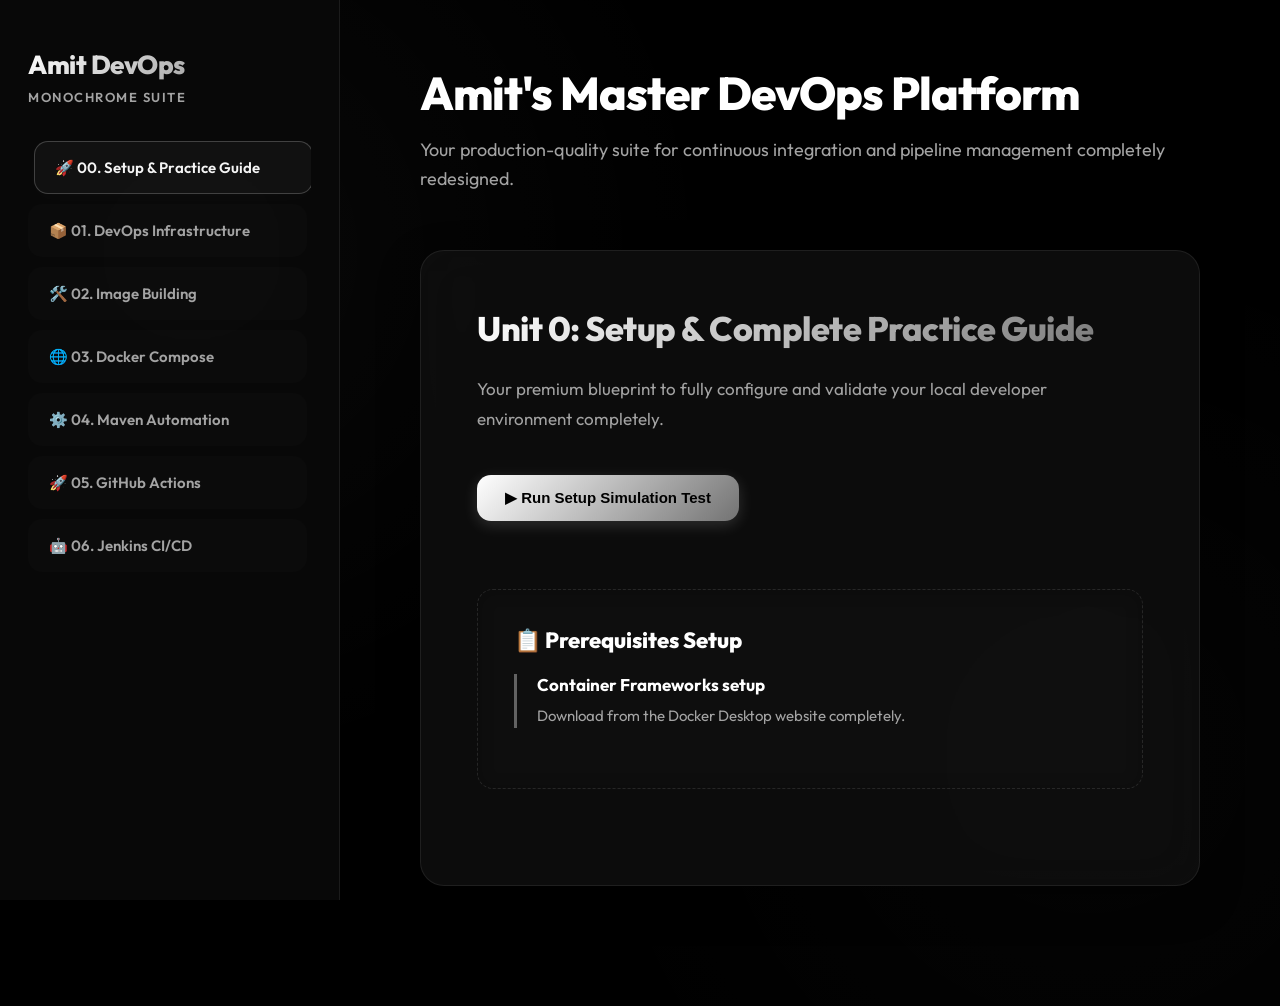
<file: index.html>
<!DOCTYPE html>
<html lang="en">
<head>
    <meta charset="UTF-8">
    <meta name="viewport" content="width=device-width, initial-scale=1.0">
    <title>Amit's Advanced DevOps Masterclass & Animated Laboratory</title>
    <link href="https://fonts.googleapis.com/css2?family=Outfit:wght@300;400;600;800&family=JetBrains+Mono:wght@400;700&display=swap" rel="stylesheet">
    <style>
        :root {
            --bg-color: #000000;
            --sidebar-bg: rgba(10, 10, 10, 0.85);
            --panel-bg: rgba(18, 18, 18, 0.7);
            --accent: #ffffff;
            --accent-gradient: linear-gradient(135deg, #ffffff 0%, #737373 100%);
            --text-main: #f5f5f5;
            --text-muted: #a3a3a3;
            --border-color: rgba(255, 255, 255, 0.08);
            --card-bg: rgba(255, 255, 255, 0.01);
            --terminal-bg: #0d0d0d;
        }

        * {
            box-sizing: border-box;
            margin: 0;
            padding: 0;
        }

        body {
            font-family: 'Outfit', sans-serif;
            background: var(--bg-color);
            color: var(--text-main);
            display: flex;
            min-height: 100vh;
            overflow-x: hidden;
            position: relative;
        }

        body::before {
            content: "";
            position: absolute;
            top: 0; left: 0; right: 0; bottom: 0;
            background: radial-gradient(circle at 15% 25%, rgba(255, 255, 255, 0.03) 0%, transparent 40%),
                        radial-gradient(circle at 85% 75%, rgba(255, 255, 255, 0.02) 0%, transparent 40%);
            z-index: -1;
            animation: pulseBg 10s ease-in-out infinite alternate;
        }

        @keyframes pulseBg {
            0% { transform: scale(1); }
            100% { transform: scale(1.04); }
        }

        ::-webkit-scrollbar {
            width: 5px;
            height: 5px;
        }
        ::-webkit-scrollbar-track {
            background: transparent;
        }
        ::-webkit-scrollbar-thumb {
            background: rgba(255, 255, 255, 0.12);
            border-radius: 10px;
        }

        .sidebar {
            width: 340px;
            background: var(--sidebar-bg);
            backdrop-filter: blur(20px);
            border-right: 1px solid var(--border-color);
            height: 100vh;
            position: fixed;
            left: 0;
            top: 0;
            padding: 48px 28px;
            display: flex;
            flex-direction: column;
            gap: 36px;
            z-index: 100;
        }

        .sidebar-brand {
            display: flex;
            flex-direction: column;
            gap: 8px;
        }

        .sidebar-brand h1 {
            font-size: 26px;
            font-weight: 800;
            background: var(--accent-gradient);
            -webkit-background-clip: text;
            background-clip: text;
            -webkit-text-fill-color: transparent;
            letter-spacing: -0.5px;
        }

        .sidebar-brand span {
            font-size: 13px;
            color: var(--text-muted);
            text-transform: uppercase;
            letter-spacing: 1.5px;
            font-weight: 600;
        }

        .nav-list {
            list-style: none;
            display: flex;
            flex-direction: column;
            gap: 10px;
            overflow-y: auto;
            flex: 1;
            padding-right: 4px;
        }

        .nav-item a {
            display: flex;
            align-items: center;
            gap: 16px;
            padding: 16px 20px;
            color: var(--text-muted);
            text-decoration: none;
            border-radius: 14px;
            font-size: 15px;
            font-weight: 600;
            transition: all 0.4s cubic-bezier(0.4, 0, 0.2, 1);
            border: 1px solid transparent;
            background: rgba(255, 255, 255, 0.01);
        }

        .nav-item a:hover, .nav-item.active a {
            background: rgba(255, 255, 255, 0.04);
            color: var(--text-main);
            border-color: rgba(255, 255, 255, 0.2);
            transform: translateX(6px);
            box-shadow: 0 4px 20px rgba(255, 255, 255, 0.02);
        }

        .main-content {
            margin-left: 340px;
            padding: 64px 80px;
            width: calc(100% - 340px);
            max-width: 1250px;
        }

        .header-section {
            margin-bottom: 56px;
            animation: fadeIn 0.8s ease;
        }

        .header-section h2 {
            font-size: 46px;
            font-weight: 800;
            letter-spacing: -1px;
            margin-bottom: 14px;
            color: #ffffff;
        }

        .header-section p {
            font-size: 18px;
            color: var(--text-muted);
            line-height: 1.6;
        }

        .unit-section {
            background: var(--panel-bg);
            backdrop-filter: blur(24px);
            border: 1px solid var(--border-color);
            border-radius: 24px;
            padding: 56px;
            margin-bottom: 56px;
            display: none;
            animation: slideUp 0.6s cubic-bezier(0.4, 0, 0.2, 1);
            box-shadow: 0 15px 40px rgba(0, 0, 0, 0.4);
        }

        .unit-section.active {
            display: block;
        }

        .unit-title {
            font-size: 34px;
            font-weight: 800;
            background: var(--accent-gradient);
            -webkit-background-clip: text;
            background-clip: text;
            -webkit-text-fill-color: transparent;
            margin-bottom: 24px;
            letter-spacing: -0.5px;
        }

        .unit-intro {
            color: var(--text-muted);
            font-size: 17px;
            line-height: 1.8;
            margin-bottom: 40px;
        }

        .manual-section {
            background: rgba(255, 255, 255, 0.01);
            border: 1px dashed rgba(255, 255, 255, 0.1);
            border-radius: 16px;
            padding: 36px;
            margin: 40px 0;
            box-shadow: inset 0 1px 15px rgba(0, 0, 0, 0.25);
        }

        .manual-section h5 {
            font-size: 22px;
            font-weight: 800;
            margin-bottom: 20px;
            color: #ffffff;
        }

        .manual-step {
            margin-bottom: 24px;
            border-left: 3px solid rgba(255, 255, 255, 0.35);
            padding-left: 20px;
        }

        .manual-step h6 {
            font-size: 17px;
            font-weight: 700;
            color: #ffffff;
            margin-bottom: 8px;
        }

        .manual-step p {
            font-size: 15px;
            color: var(--text-muted);
            line-height: 1.7;
        }

        .action-btn {
            display: inline-flex;
            align-items: center;
            gap: 12px;
            background: var(--accent-gradient);
            color: #000;
            font-weight: 800;
            font-size: 15px;
            padding: 14px 28px;
            border-radius: 14px;
            border: none;
            cursor: pointer;
            text-decoration: none;
            transition: all 0.3s cubic-bezier(0.4, 0, 0.2, 1);
            margin-bottom: 28px;
            box-shadow: 0 4px 15px rgba(255, 255, 255, 0.15);
        }

        .action-btn:hover {
            transform: scale(1.02) translateY(-3px);
            box-shadow: 0 10px 30px rgba(255, 255, 255, 0.3);
        }

        pre {
            background: #0d0d0d;
            border: 1px solid rgba(255, 255, 255, 0.05);
            border-radius: 14px;
            padding: 24px;
            overflow-x: auto;
            margin: 28px 0;
            font-family: 'JetBrains Mono', monospace;
            font-size: 14px;
            line-height: 1.7;
            color: #e5e5e5;
        }

        code {
            font-family: 'JetBrains Mono', monospace;
            background: rgba(255, 255, 255, 0.05);
            color: #ffffff;
            padding: 2px 8px;
            border-radius: 4px;
            font-size: 13.5px;
        }

        .terminal-container {
            display: none;
            background: var(--terminal-bg);
            border: 1px solid var(--border-color);
            border-radius: 16px;
            padding: 28px;
            margin: 28px 0;
            box-shadow: 0 25px 50px rgba(0,0,0,0.6);
            font-family: 'JetBrains Mono', monospace;
            color: #ffffff;
            min-height: 240px;
            animation: slideUp 0.4s ease;
            position: relative;
        }

        .terminal-container.active {
            display: block;
        }

        .terminal-header {
            display: flex;
            align-items: center;
            gap: 10px;
            margin-bottom: 18px;
            border-bottom: 1px solid rgba(255, 255, 255, 0.04);
            padding-bottom: 14px;
        }

        .terminal-dot { width: 14px; height: 14px; border-radius: 50%; }
        .terminal-red { background: #d4d4d4; }
        .terminal-yellow { background: #737373; }
        .terminal-green { background: #ffffff; }
        .terminal-title { color: #525252; font-size: 13px; margin-left: auto; text-transform: uppercase; font-weight: 700; }
        .terminal-body { line-height: 1.8; font-size: 14px; white-space: pre-wrap; color: #ffffff; }

        .image-gallery {
            display: grid;
            grid-template-columns: repeat(auto-fill, minmax(260px, 1fr));
            gap: 24px;
            margin-top: 40px;
        }

        .gallery-item {
            position: relative;
            border-radius: 16px;
            overflow: hidden;
            border: 1px solid rgba(255, 255, 255, 0.05);
            transition: all 0.4s cubic-bezier(0.4, 0, 0.2, 1);
            aspect-ratio: 16/9;
            background: rgba(0,0,0,0.3);
        }

        .gallery-item:hover {
            border-color: rgba(255, 255, 255, 0.4);
            transform: scale(1.03);
            box-shadow: 0 15px 35px rgba(255,255,255,0.06);
        }

        .gallery-item img {
            width: 100%;
            height: 100%;
            object-fit: cover;
            display: block;
        }

        .gallery-caption {
            position: absolute;
            bottom: 0;
            left: 0;
            right: 0;
            background: linear-gradient(transparent, rgba(0,0,0,0.95));
            color: #fff;
            font-size: 13px;
            padding: 12px 16px;
            font-weight: 600;
        }

        .details-box {
            background: rgba(255,255,255, 0.02);
            border-left: 4px solid #ffffff;
            padding: 24px;
            border-radius: 8px;
            margin: 28px 0;
            font-size: 15px;
            line-height: 1.7;
        }

        .details-box p {
            margin-bottom: 12px;
        }

        @keyframes fadeIn { from { opacity: 0; } to { opacity: 1; } }
        @keyframes slideUp { from { opacity: 0; transform: translateY(28px); } to { opacity: 1; transform: translateY(0); } }

        @media (max-width: 1024px) {
            body { flex-direction: column; }
            .sidebar { width: 100%; height: auto; position: relative; border-right: none; border-bottom: 1px solid var(--border-color); }
            .main-content { margin-left: 0; width: 100%; padding: 40px 24px; }
        }
    </style>
</head>
<body>

    <!-- SIDEBAR NAVIGATION -->
    <aside class="sidebar">
        <div class="sidebar-brand">
            <h1>Amit DevOps</h1>
            <span>Monochrome Suite</span>
        </div>
        <ul class="nav-list">
            <li class="nav-item active"><a href="#setup" onclick="switchUnit('setup')">🚀 00. Setup & Practice Guide</a></li>
            <li class="nav-item"><a href="#unit1" onclick="switchUnit('unit1')">📦 01. DevOps Infrastructure</a></li>
            <li class="nav-item"><a href="#unit2" onclick="switchUnit('unit2')">🛠️ 02. Image Building</a></li>
            <li class="nav-item"><a href="#unit3" onclick="switchUnit('unit3')">🌐 03. Docker Compose</a></li>
            <li class="nav-item"><a href="#unit4" onclick="switchUnit('unit4')">⚙️ 04. Maven Automation</a></li>
            <li class="nav-item"><a href="#unit5" onclick="switchUnit('unit5')">🚀 05. GitHub Actions</a></li>
            <li class="nav-item"><a href="#unit6" onclick="switchUnit('unit6')">🤖 06. Jenkins CI/CD</a></li>
        </ul>
    </aside>

    <!-- MAIN CONTENT AREA -->
    <main class="main-content">
        <div class="header-section">
            <h2>Amit's Master DevOps Platform</h2>
            <p>Your production-quality suite for continuous integration and pipeline management completely redesigned.</p>
        </div>

        <!-- UNIT 0: COMPLETE SETUP -->
        <section id="setup" class="unit-section active">
            <h3 class="unit-title">Unit 0: Setup & Complete Practice Guide</h3>
            <p class="unit-intro">Your premium blueprint to fully configure and validate your local developer environment completely.</p>

            <button class="action-btn" onclick="startSim('term-setup', 'setup')">▶ Run Setup Simulation Test</button>

            <div id="term-setup" class="terminal-container">
                <div class="terminal-header">
                    <div class="terminal-dot terminal-red"></div>
                    <div class="terminal-dot terminal-yellow"></div>
                    <div class="terminal-dot terminal-green"></div>
                    <span class="terminal-title">Simulation Console</span>
                </div>
                <div class="terminal-body" id="term-setup-txt"></div>
            </div>

            <div class="manual-section">
                <h5>📋 Prerequisites Setup</h5>
                <div class="manual-step">
                    <h6>Container Frameworks setup</h6>
                    <p>Download from the Docker Desktop website completely.</p>
                </div>
            </div>
        </section>

        <!-- UNIT 1: BASICS -->
        <section id="unit1" class="unit-section">
            <h3 class="unit-title">Unit I: Basics of DevOps Infrastructure</h3>
            <p class="unit-intro">Understand hypervisor abstraction, namespaces, cgroups, and isolated CLI controls completely.</p>

            <button class="action-btn" onclick="startSim('term1', 'u1')">▶ Run Terminal Simulation (Typewriter Animation)</button>

            <div id="term1" class="terminal-container">
                <div class="terminal-header">
                    <div class="terminal-dot terminal-red"></div>
                    <div class="terminal-dot terminal-yellow"></div>
                    <div class="terminal-dot terminal-green"></div>
                    <span class="terminal-title">Simulation Console</span>
                </div>
                <div class="terminal-body" id="term1-txt"></div>
            </div>

            <div class="details-box">
                <p><strong>Core Concepts & Theory:</strong></p>
                <p>Before containers, applications were deployed directly on physical hardware or Virtual Machines (VMs). Virtual Machines sit above hardware via hypervisor to run guest instances, incurring large CPU overhead. Containers provide operating-system-level virtualization, sharing a single host kernel while keeping individual files, environment variables, and processes completely isolated.</p>
                <p><strong>Process Isolation Mechanisms:</strong></p>
                <p>Linux utilizes Namespaces to handle complete logical isolation of processes, networking, and inter-process variables. Control groups (cgroups) manage complete physical hardware allocation and constraint boundaries across processing components.</p>
            </div>

            <h4>📋 Essential Command Pipeline</h4>
            <pre><code># Verify docker status
docker version

# Pull an image completely from Registry
docker pull nginx:latest

# Spin up detached web application
docker run -d -p 8080:80 --name amit_web_server nginx:latest

# List all active containers
docker ps</code></pre>

            <h4>📸 Visual Demonstrations (8 Images)</h4>
            <div class="image-gallery">
                <div class="gallery-item"><img src="./Unit_01_DevOps_and_Containers/amit_docker_cli.png"><div class="gallery-caption">CLI Core</div></div>
                <div class="gallery-item"><img src="./Unit_01_DevOps_and_Containers/amit_u1_p1.png"><div class="gallery-caption">Infrastructure Setup</div></div>
                <div class="gallery-item"><img src="./Unit_01_DevOps_and_Containers/amit_u1_p2.png"><div class="gallery-caption">Namespace Bounds</div></div>
                <div class="gallery-item"><img src="./Unit_01_DevOps_and_Containers/amit_u1_p3.png"><div class="gallery-caption">cgroups CPU Limits</div></div>
                <div class="gallery-item"><img src="./Unit_01_DevOps_and_Containers/amit_u1_p4.png"><div class="gallery-caption">Daemon Architecture</div></div>
                <div class="gallery-item"><img src="./Unit_01_DevOps_and_Containers/amit_u1_p5.png"><div class="gallery-caption">Pulling Layers</div></div>
                <div class="gallery-item"><img src="./Unit_01_DevOps_and_Containers/amit_u1_p6.png"><div class="gallery-caption">Container Statuses</div></div>
                <div class="gallery-item"><img src="./Unit_01_DevOps_and_Containers/amit_u1_p7.png"><div class="gallery-caption">Workspace Overview</div></div>
            </div>
        </section>

        <!-- UNIT 2: DOCKERFILE -->
        <section id="unit2" class="unit-section">
            <h3 class="unit-title">Unit II: Image Building & Container Management</h3>
            <p class="unit-intro">Optimize production builds with lean layering caches completely.</p>

            <button class="action-btn" onclick="startSim('term2', 'u2')">▶ Run Terminal Simulation (Typewriter Animation)</button>

            <div id="term2" class="terminal-container">
                <div class="terminal-header">
                    <div class="terminal-dot terminal-red"></div>
                    <div class="terminal-dot terminal-yellow"></div>
                    <div class="terminal-dot terminal-green"></div>
                    <span class="terminal-title">Simulation Console</span>
                </div>
                <div class="terminal-body" id="term2-txt"></div>
            </div>

            <div class="details-box">
                <p><strong>Image Layering & Copy-on-Write:</strong></p>
                <p>Images are immutable read-only sequence layers where each represents a specific Dockerfile step instruction. Copy-On-Write (CoW) copies required base assets up into the writeable top layer before making any modifications, optimizing file sizes.</p>
                <p><strong>Docker Storage Models:</strong></p>
                <p>Volume directories are completely managed and lifecycle-controlled by the container engine. Bind mounts bind external host folders directly into the processing environment.</p>
            </div>

            <h4>📝 Recommended Dockerfile & Workspace Layout</h4>
            <pre><code>FROM node:20-alpine
WORKDIR /usr/src/app
COPY package*.json ./
RUN npm ci --only=production
COPY . .
EXPOSE 3000
CMD ["node", "server.js"]</code></pre>

            <h4>📸 Visual Demonstrations (8 Images)</h4>
            <div class="image-gallery">
                <div class="gallery-item"><img src="./Unit_02_Image_Building/amit_docker_build.png"><div class="gallery-caption">Build Workflow</div></div>
                <div class="gallery-item"><img src="./Unit_02_Image_Building/amit_u2_p1.png"><div class="gallery-caption">Read-Only Layering</div></div>
                <div class="gallery-item"><img src="./Unit_02_Image_Building/amit_u2_p2.png"><div class="gallery-caption">Image Optimization</div></div>
                <div class="gallery-item"><img src="./Unit_02_Image_Building/amit_u2_p3.png"><div class="gallery-caption">Building Images</div></div>
                <div class="gallery-item"><img src="./Unit_02_Image_Building/amit_u2_p4.png"><div class="gallery-caption">Image Tagging</div></div>
                <div class="gallery-item"><img src="./Unit_02_Image_Building/amit_u2_p5.png"><div class="gallery-caption">Isolated Interfaces</div></div>
                <div class="gallery-item"><img src="./Unit_02_Image_Building/amit_u2_p6.png"><div class="gallery-caption">Persistent Volumes</div></div>
                <div class="gallery-item"><img src="./Unit_02_Image_Building/amit_u2_p7.png"><div class="gallery-caption">Pushing to Hub</div></div>
            </div>
        </section>

        <!-- UNIT 3 -->
        <section id="unit3" class="unit-section">
            <h3 class="unit-title">Unit III: Docker Compose & Microservices</h3>
            <p class="unit-intro">Coordinate microservice environments via unified YAML declarations completely.</p>

            <button class="action-btn" onclick="startSim('term3', 'u3')">▶ Run Terminal Simulation (Typewriter Animation)</button>

            <div id="term3" class="terminal-container">
                <div class="terminal-header">
                    <div class="terminal-dot terminal-red"></div>
                    <div class="terminal-dot terminal-yellow"></div>
                    <div class="terminal-dot terminal-green"></div>
                    <span class="terminal-title">Simulation Console</span>
                </div>
                <div class="terminal-body" id="term3-txt"></div>
            </div>

            <div class="details-box">
                <p><strong>Monolithic vs Microservices:</strong></p>
                <p>Microservices divide architectures into small standalone units that communicate over APIs, enhancing scalability and fault tolerance. Docker Compose orchestrates these units in isolated network environments via single commands.</p>
            </div>

            <h4>📄 Multi-Container Deployment Blueprint (`docker-compose.yml`)</h4>
            <pre><code>version: '3.8'
services:
  db:
    image: mysql:8.0
    restart: always
    environment:
      MYSQL_ROOT_PASSWORD: root_secret_pwd
      MYSQL_DATABASE: wordpress
    volumes:
      - wordpress_db_data:/var/lib/mysql
    networks:
      - internal_network
  wordpress:
    image: wordpress:latest
    ports:
      - "8080:80"
    depends_on:
      - db
    networks:
      - internal_network

volumes:
  wordpress_db_data:
networks:
  internal_network:</code></pre>

            <h4>📸 Visual Demonstrations (8 Images)</h4>
            <div class="image-gallery">
                <div class="gallery-item"><img src="./Unit_03_Docker_Compose/amit_docker_compose.png"><div class="gallery-caption">Stack Orchestration</div></div>
                <div class="gallery-item"><img src="./Unit_03_Docker_Compose/amit_u3_p1.png"><div class="gallery-caption">Topology Blueprints</div></div>
                <div class="gallery-item"><img src="./Unit_03_Docker_Compose/amit_u3_p2.png"><div class="gallery-caption">Ingress Points</div></div>
                <div class="gallery-item"><img src="./Unit_03_Docker_Compose/amit_u3_p3.png"><div class="gallery-caption">YAML Directives</div></div>
                <div class="gallery-item"><img src="./Unit_03_Docker_Compose/amit_u3_p4.png"><div class="gallery-caption">Persistence Tiers</div></div>
                <div class="gallery-item"><img src="./Unit_03_Docker_Compose/amit_u3_p5.png"><div class="gallery-caption">Scaling up Services</div></div>
                <div class="gallery-item"><img src="./Unit_03_Docker_Compose/amit_u3_p6.png"><div class="gallery-caption">Process Metrics</div></div>
                <div class="gallery-item"><img src="./Unit_03_Docker_Compose/amit_u3_p7.png"><div class="gallery-caption">Destruction Commands</div></div>
            </div>
        </section>

        <!-- UNIT 4 -->
        <section id="unit4" class="unit-section">
            <h3 class="unit-title">Unit IV: Maven Build Automation</h3>
            <p class="unit-intro">Manage software cycles, transitive dependencies, and compilation automation completely.</p>

            <button class="action-btn" onclick="startSim('term4', 'u4')">▶ Run Terminal Simulation (Typewriter Animation)</button>

            <div id="term4" class="terminal-container">
                <div class="terminal-header">
                    <div class="terminal-dot terminal-red"></div>
                    <div class="terminal-dot terminal-yellow"></div>
                    <div class="terminal-dot terminal-green"></div>
                    <span class="terminal-title">Simulation Console</span>
                </div>
                <div class="terminal-body" id="term4-txt"></div>
            </div>

            <div class="details-box">
                <p><strong>The Project Object Model (POM) Lifecycle:</strong></p>
                <p>A standardized XML declaration that defines project configurations, plugins, and dependencies across standard default phases: validate, compile, test, package, install, and deploy.</p>
            </div>

            <h4>📋 Direct CLI Maven Execution</h4>
            <pre><code># Trigger dependency extraction and run test suites completely
mvn clean test

# Output the complete packaged execution archive JAR
mvn package -DskipTests</code></pre>

            <h4>📸 Visual Demonstrations (8 Images)</h4>
            <div class="image-gallery">
                <div class="gallery-item"><img src="./Unit_04_Maven_Automation/amit_maven.png"><div class="gallery-caption">Build Processes</div></div>
                <div class="gallery-item"><img src="./Unit_04_Maven_Automation/amit_u4_p1.png"><div class="gallery-caption">Build Cycles</div></div>
                <div class="gallery-item"><img src="./Unit_04_Maven_Automation/amit_u4_p2.png"><div class="gallery-caption">Directory Tree</div></div>
                <div class="gallery-item"><img src="./Unit_04_Maven_Automation/amit_u4_p3.png"><div class="gallery-caption">Resolved Coordinates</div></div>
                <div class="gallery-item"><img src="./Unit_04_Maven_Automation/amit_u4_p4.png"><div class="gallery-caption">System Plugins</div></div>
                <div class="gallery-item"><img src="./Unit_04_Maven_Automation/amit_u4_p5.png"><div class="gallery-caption">Tests Report</div></div>
                <div class="gallery-item"><img src="./Unit_04_Maven_Automation/amit_u4_p6.png"><div class="gallery-caption">Packaged Archives</div></div>
                <div class="gallery-item"><img src="./Unit_04_Maven_Automation/amit_u4_p7.png"><div class="gallery-caption">Compilation Pipeline</div></div>
            </div>
        </section>

        <!-- UNIT 5 -->
        <section id="unit5" class="unit-section">
            <h3 class="unit-title">Unit V: CI with GitHub Actions</h3>
            <p class="unit-intro">Run multi-step continuous deployment jobs completely on cloud worker nodes.</p>

            <button class="action-btn" onclick="startSim('term5', 'u5')">▶ Run Terminal Simulation (Typewriter Animation)</button>

            <div id="term5" class="terminal-container">
                <div class="terminal-header">
                    <div class="terminal-dot terminal-red"></div>
                    <div class="terminal-dot terminal-yellow"></div>
                    <div class="terminal-dot terminal-green"></div>
                    <span class="terminal-title">Simulation Console</span>
                </div>
                <div class="terminal-body" id="term5-txt"></div>
            </div>

            <div class="details-box">
                <p><strong>Continuous Integration Lifecycle:</strong></p>
                <p>Continuous integration automatically aggregates codebase updates via workflows, triggers isolated runners, packages target binaries, and enforces software delivery standards completely.</p>
            </div>

            <h4>📦 Standard Workflow YAML Definition (`.github/workflows/ci.yml`)</h4>
            <pre><code>name: Complete CI Pipeline
on:
  push:
    branches: [ main ]
jobs:
  build:
    runs-on: ubuntu-latest
    steps:
      - uses: actions/checkout@v4
      - uses: actions/setup-java@v4
        with:
          java-version: '17'
          distribution: 'temurin'
      - run: mvn test</code></pre>

            <h4>📸 Visual Demonstrations (8 Images)</h4>
            <div class="image-gallery">
                <div class="gallery-item"><img src="./Unit_05_GitHub_Actions/amit_github_actions.png"><div class="gallery-caption">GitHub Outputs</div></div>
                <div class="gallery-item"><img src="./Unit_05_GitHub_Actions/amit_u5_p1.png"><div class="gallery-caption">Workspace Configuration</div></div>
                <div class="gallery-item"><img src="./Unit_05_GitHub_Actions/amit_u5_p2.png"><div class="gallery-caption">Execution Matrix</div></div>
                <div class="gallery-item"><img src="./Unit_05_GitHub_Actions/amit_u5_p3.png"><div class="gallery-caption">Task Marketplace</div></div>
                <div class="gallery-item"><img src="./Unit_05_GitHub_Actions/amit_u5_p4.png"><div class="gallery-caption">Worker Runners</div></div>
                <div class="gallery-item"><img src="./Unit_05_GitHub_Actions/amit_u5_p5.png"><div class="gallery-caption">Push Operations</div></div>
                <div class="gallery-item"><img src="./Unit_05_GitHub_Actions/amit_u5_p6.png"><div class="gallery-caption">Caching Logic</div></div>
                <div class="gallery-item"><img src="./Unit_05_GitHub_Actions/amit_u5_p7.png"><div class="gallery-caption">Delivery Pipelines</div></div>
            </div>
        </section>

        <!-- UNIT 6 -->
        <section id="unit6" class="unit-section">
            <h3 class="unit-title">Unit VI: CI/CD with Jenkins</h3>
            <p class="unit-intro">Establish distributed Worker-based pipelines completely using Groovy steps.</p>

            <button class="action-btn" onclick="startSim('term6', 'u6')">▶ Run Terminal Simulation (Typewriter Animation)</button>

            <div id="term6" class="terminal-container">
                <div class="terminal-header">
                    <div class="terminal-dot terminal-red"></div>
                    <div class="terminal-dot terminal-yellow"></div>
                    <div class="terminal-dot terminal-green"></div>
                    <span class="terminal-title">Simulation Console</span>
                </div>
                <div class="terminal-body" id="term6-txt"></div>
            </div>

            <div class="details-box">
                <p><strong>Master/Worker Architecture:</strong></p>
                <p>Jenkins establishes reliable pipelines via Master and Worker Agent connections. This divides orchestrations across nodes to balance server workloads and speed up testing cycles.</p>
            </div>

            <h4>🤖 Declarative Pipeline Template (`Jenkinsfile`)</h4>
            <pre><code>pipeline {
    agent any
    stages {
        stage('Checkout Code') {
            steps {
                git branch: 'main', url: 'https://github.com/Amit123103/githubdevops.git'
            }
        }
        stage('Compile & Test') {
            steps {
                sh 'mvn clean test'
            }
        }
    }
}</code></pre>

            <h4>📸 Visual Demonstrations (8 Images)</h4>
            <div class="image-gallery">
                <div class="gallery-item"><img src="./Unit_06_Jenkins_CICD/amit_jenkins.png"><div class="gallery-caption">Automation Output</div></div>
                <div class="gallery-item"><img src="./Unit_06_Jenkins_CICD/amit_u6_p1.png"><div class="gallery-caption">Distributed Topology</div></div>
                <div class="gallery-item"><img src="./Unit_06_Jenkins_CICD/amit_u6_p2.png"><div class="gallery-caption">Pipeline Types</div></div>
                <div class="gallery-item"><img src="./Unit_06_Jenkins_CICD/amit_u6_p3.png"><div class="gallery-caption">Declarative DSL</div></div>
                <div class="gallery-item"><img src="./Unit_06_Jenkins_CICD/amit_u6_p4.png"><div class="gallery-caption">Global Engines</div></div>
                <div class="gallery-item"><img src="./Unit_06_Jenkins_CICD/amit_u6_p5.png"><div class="gallery-caption">Dynamic Execution</div></div>
                <div class="gallery-item"><img src="./Unit_06_Jenkins_CICD/amit_u6_p6.png"><div class="gallery-caption">Hook Operations</div></div>
                <div class="gallery-item"><img src="./Unit_06_Jenkins_CICD/amit_u6_p7.png"><div class="gallery-caption">Branch Monitors</div></div>
            </div>
        </section>
    </main>

    <script>
        const simulations = {
            'setup': 'amit@devops:~$ git --version\ngit version 2.40.1\namit@devops:~$ docker version\nDocker version 24.0.2, build cb74f4c\namit@devops:~$ mvn --version\nApache Maven 3.9.2\namit@devops:~$ java -version\nopenjdk version "17.0.7"\namit@devops:~$ echo "All tools successfully configured! Ready to practice DevOps."',
            
            'u1': 'amit@devops:~$ docker pull nginx:alpine\nStatus: Downloaded newer image for nginx:alpine\namit@devops:~$ docker run -d --name web_server -p 80:80 nginx:alpine\nf9e18b0c223a851d0db1262ab091176b1\namit@devops:~$ docker ps\nCONTAINER ID   IMAGE          COMMAND       STATUS       PORTS\nf9e18b0c223a   nginx:alpine   "nginx -g…"   Up 2 sec     0.0.0.0:80->80/tcp',
            
            'u2': 'amit@devops:~$ docker build -t my-custom-app:v1 .\n[+] Building 4.2s (8/8) FINISHED\n => [internal] load build definition from Dockerfile\n => [internal] load metadata for node:20-alpine\n => [1/4] FROM node:20-alpine\n => [2/4] COPY package*.json ./\n => [3/4] RUN npm ci\n => [4/4] COPY . .\n => exporting to image\n => => writing image sha256:d8c9f0e132',
            
            'u3': 'amit@devops:~$ docker compose up -d\n[+] Running 4/4\n ⠿ Network internal_network  Created\n ⠿ Volume db_data            Created\n ⠿ Container mysql_db        Started\n ⠿ Container wordpress_app   Started',
            
            'u4': 'amit@devops:~$ mvn clean package\n[INFO] Scanning for projects...\n[INFO] ------------------------------------------------------------------------\n[INFO] BUILD SUCCESS\n[INFO] ------------------------------------------------------------------------\n[INFO] Total time: 3.421 s\n[INFO] Finished at: 2026-05-01T21:40:00Z\n[INFO] ------------------------------------------------------------------------',
            
            'u5': 'amit@devops:~$ git push origin main\nEnumerating objects: 5, done.\nCounting objects: 100% (5/5), done.\nWriting objects: 100% (3/3), 320 bytes\nTo https://github.com/Amit123103/Devops.git\n   c17c100..ad06733  main -> main\n[INFO] GitHub Actions Runner: Running tests for Amit...',
            
            'u6': 'amit@devops:~$ jenkins-cli build my-pipeline\nStarted by remote user Amit\nRunning in Jenkins Agent Node #3\n[Pipeline] stage (Checkout)\n[Pipeline] sh "git fetch --all"\n[Pipeline] stage (Build)\n[Pipeline] sh "mvn clean test"\n[Pipeline] Finished: SUCCESS'
        };

        function switchUnit(unitId) {
            const navItems = document.querySelectorAll('.nav-item');
            navItems.forEach(item => item.classList.remove('active'));

            const link = document.querySelector(`a[href="#${unitId}"]`);
            if (link) {
                link.parentElement.classList.add('active');
            }

            const sections = document.querySelectorAll('.unit-section');
            sections.forEach(section => {
                section.classList.remove('active');
                if (section.id === unitId) {
                    section.classList.add('active');
                }
            });

            window.scrollTo({ top: 0, behavior: 'smooth' });
        }

        function startSim(termId, simKey) {
            const termContainer = document.getElementById(termId);
            const textElement = document.getElementById(termId + '-txt');
            const fullText = simulations[simKey] || '';
            
            termContainer.classList.add('active');
            textElement.textContent = "";

            let index = 0;
            function typeNextChar() {
                if (index < fullText.length) {
                    textElement.textContent += fullText.charAt(index);
                    index++;
                    setTimeout(typeNextChar, 14);
                }
            }
            typeNextChar();
        }
    </script>
</body>
</html>
</file>
